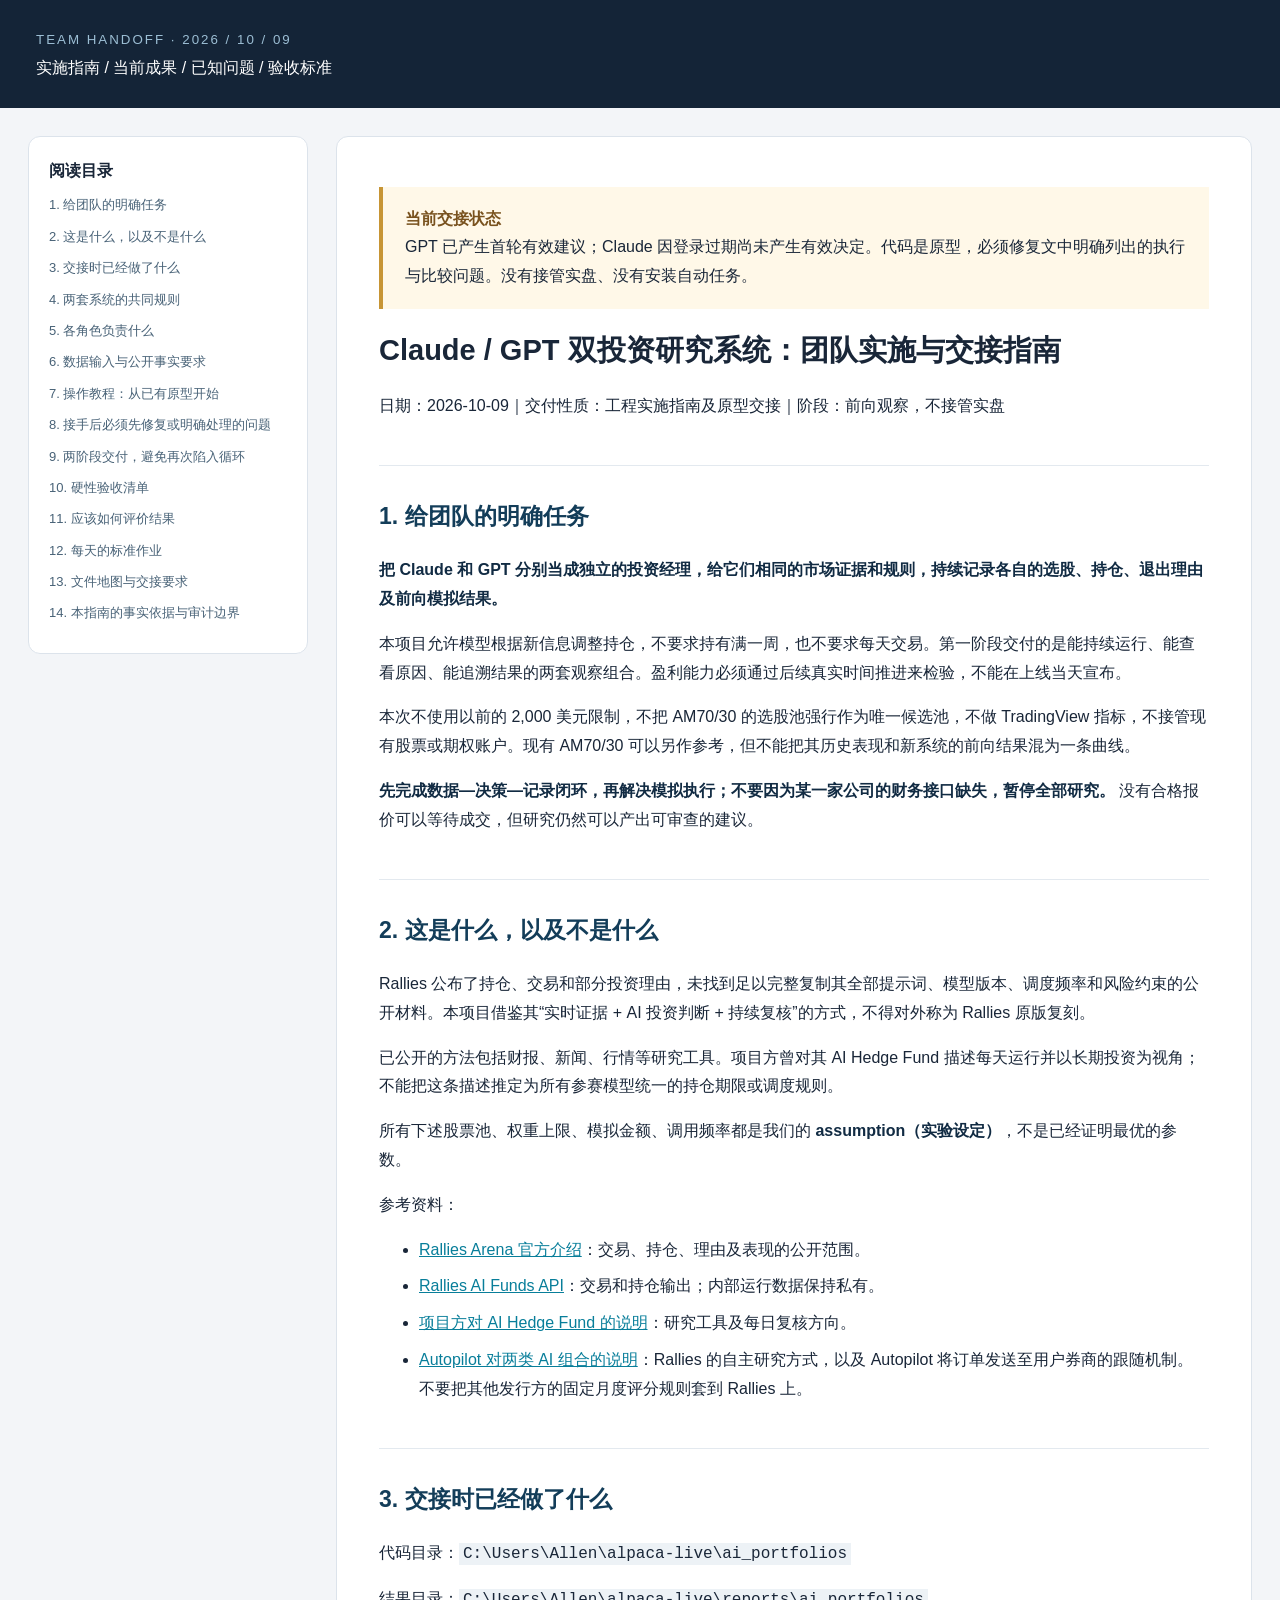
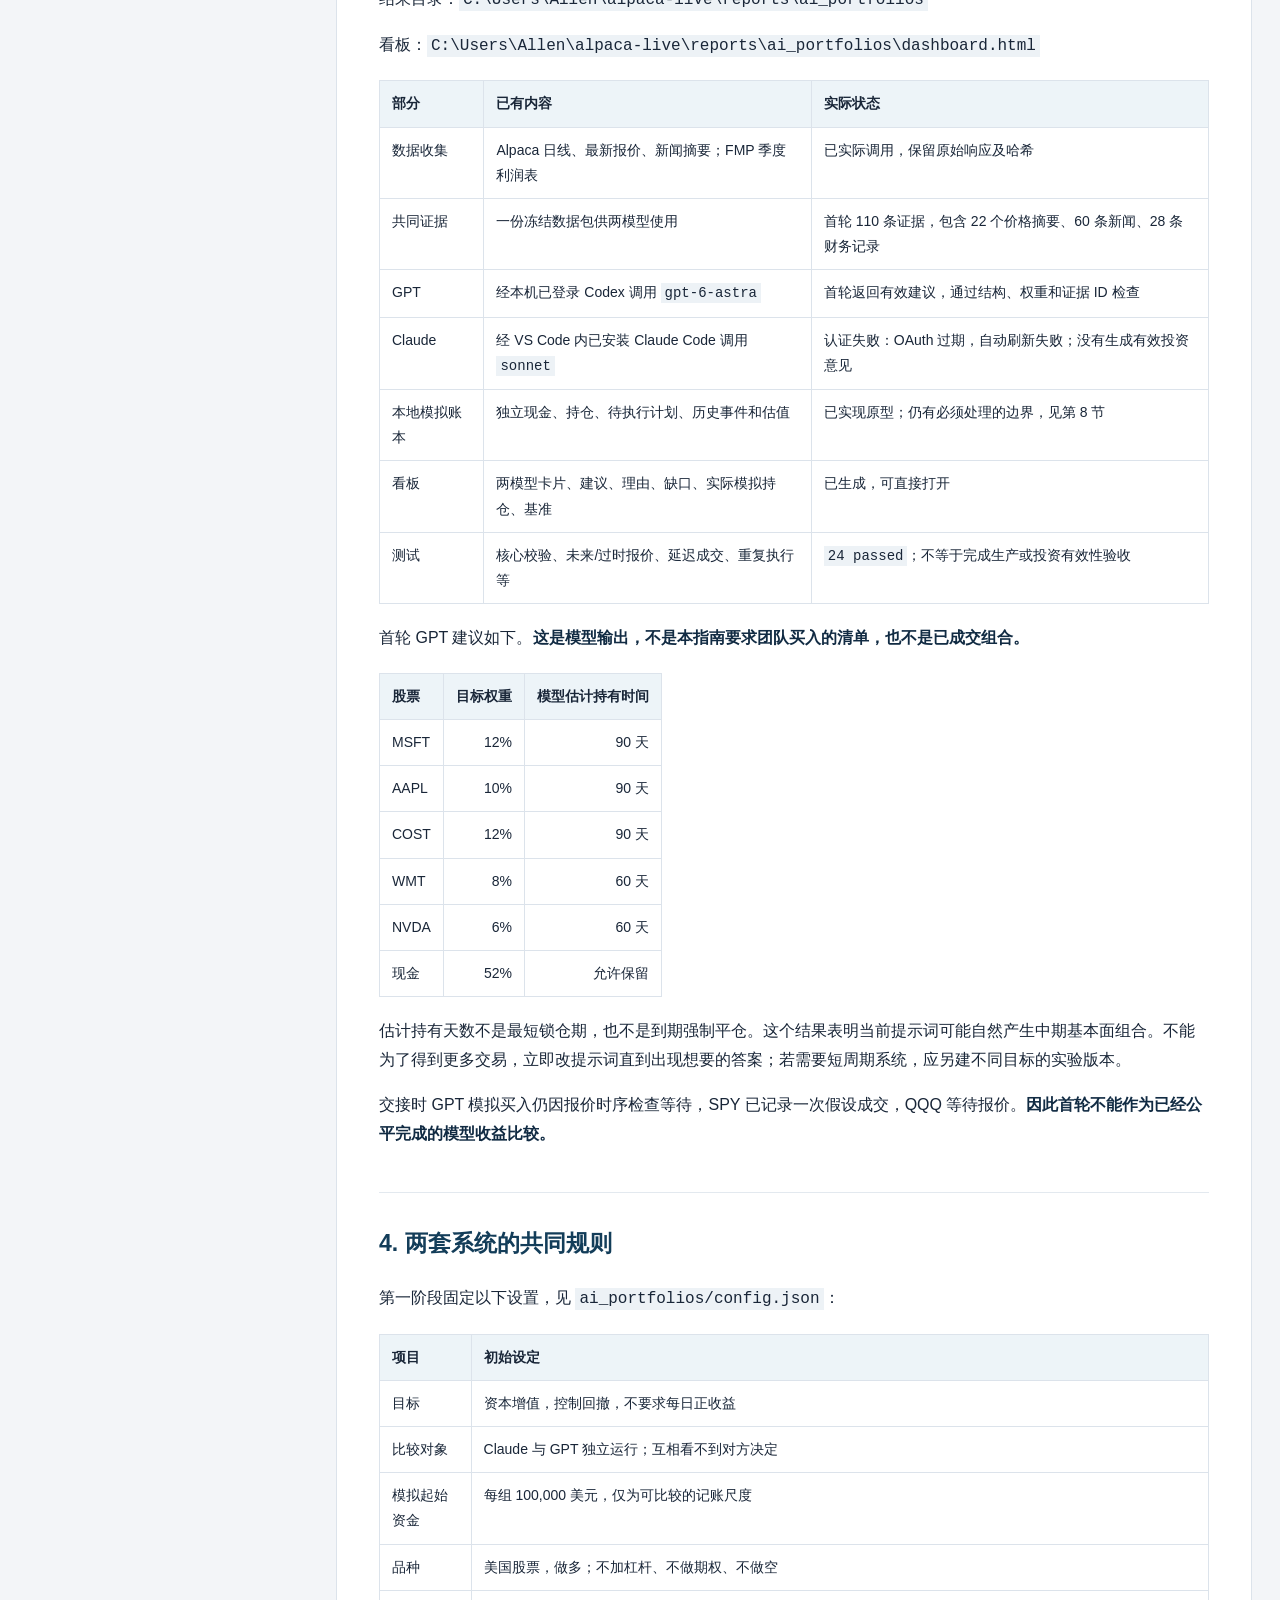
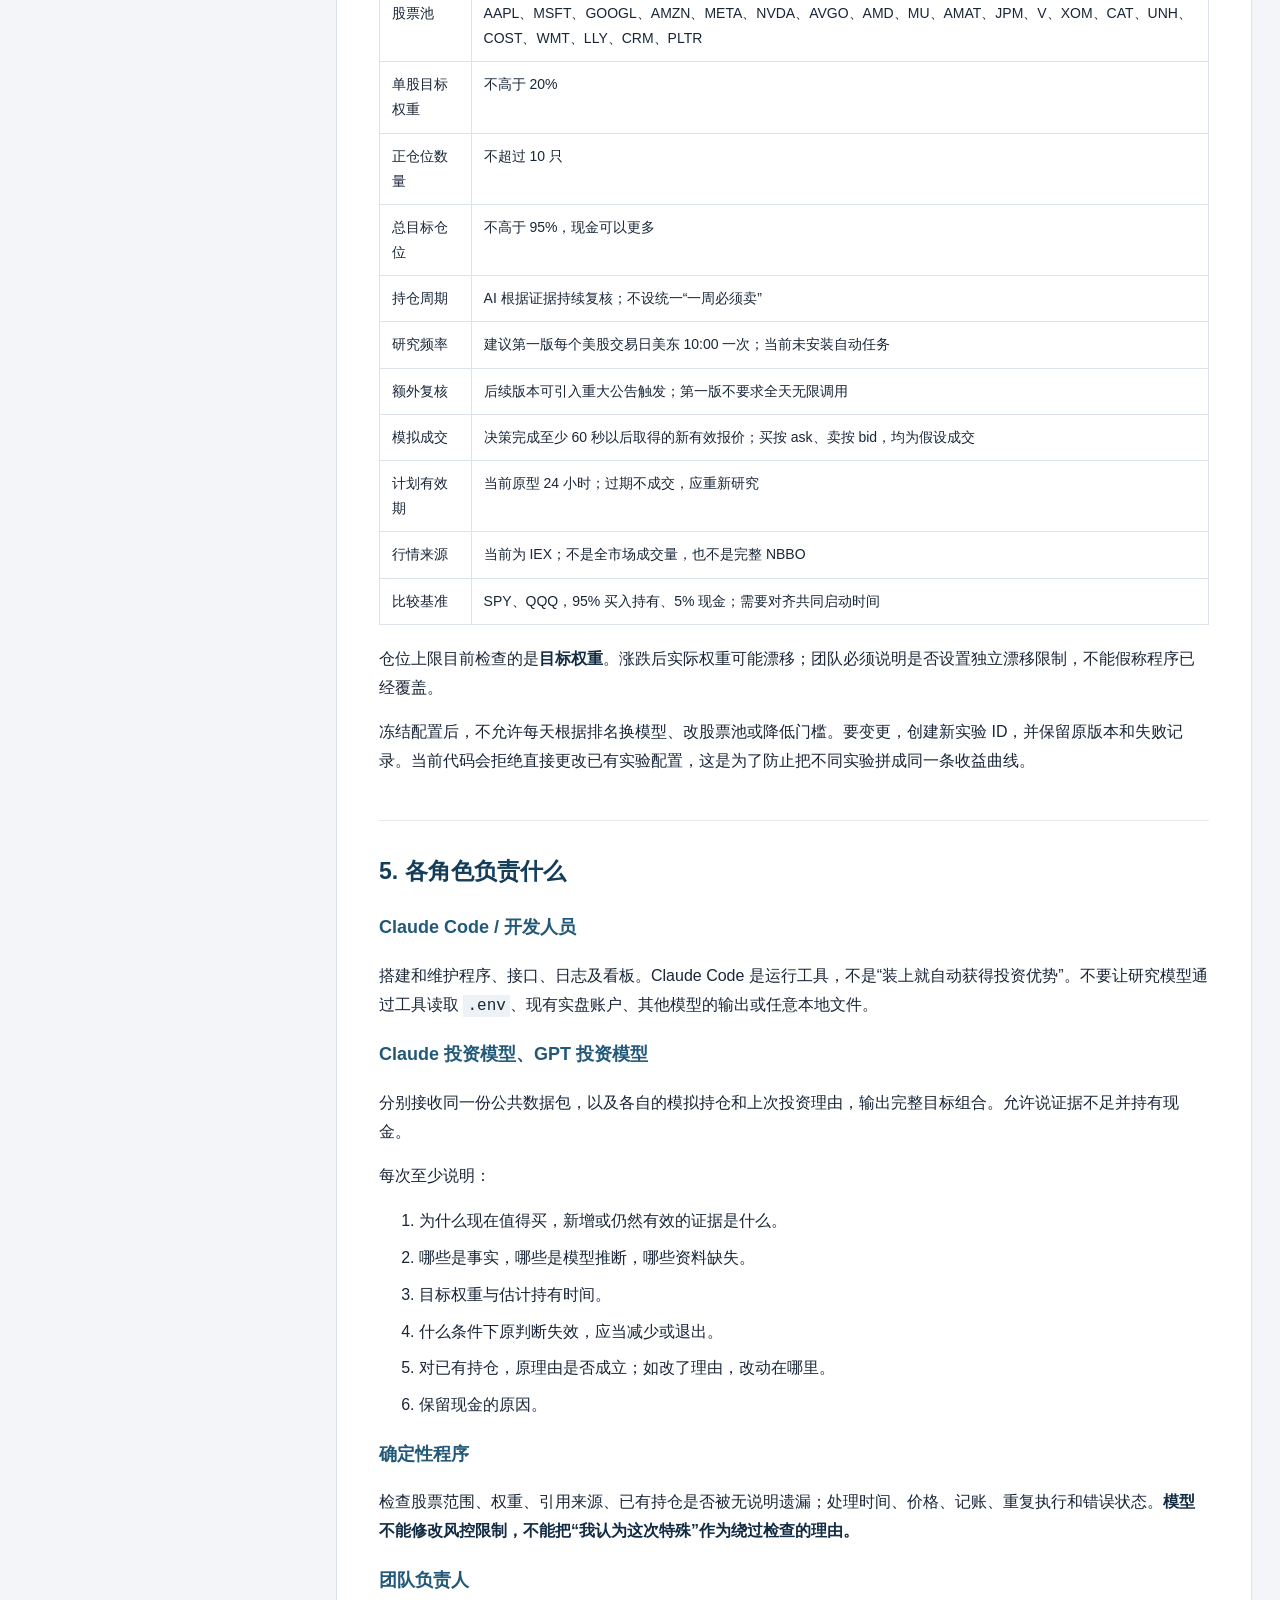
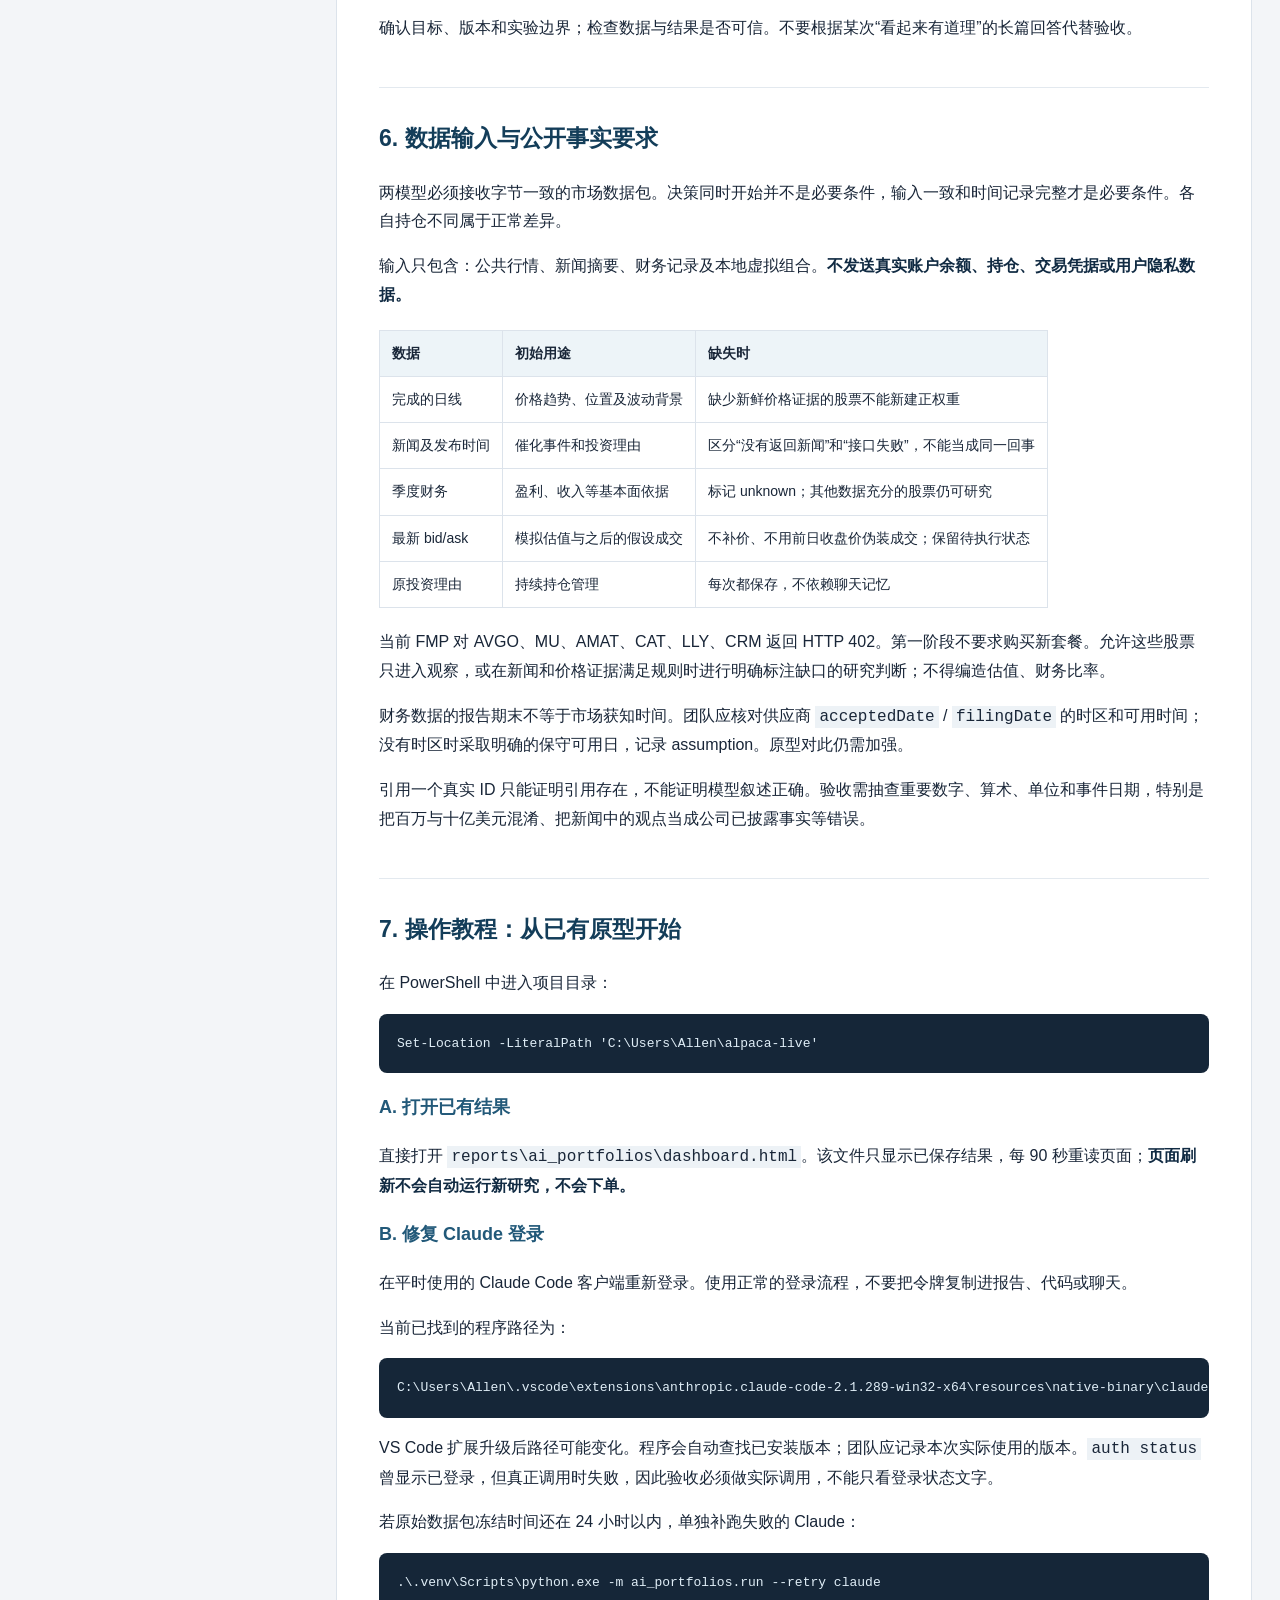
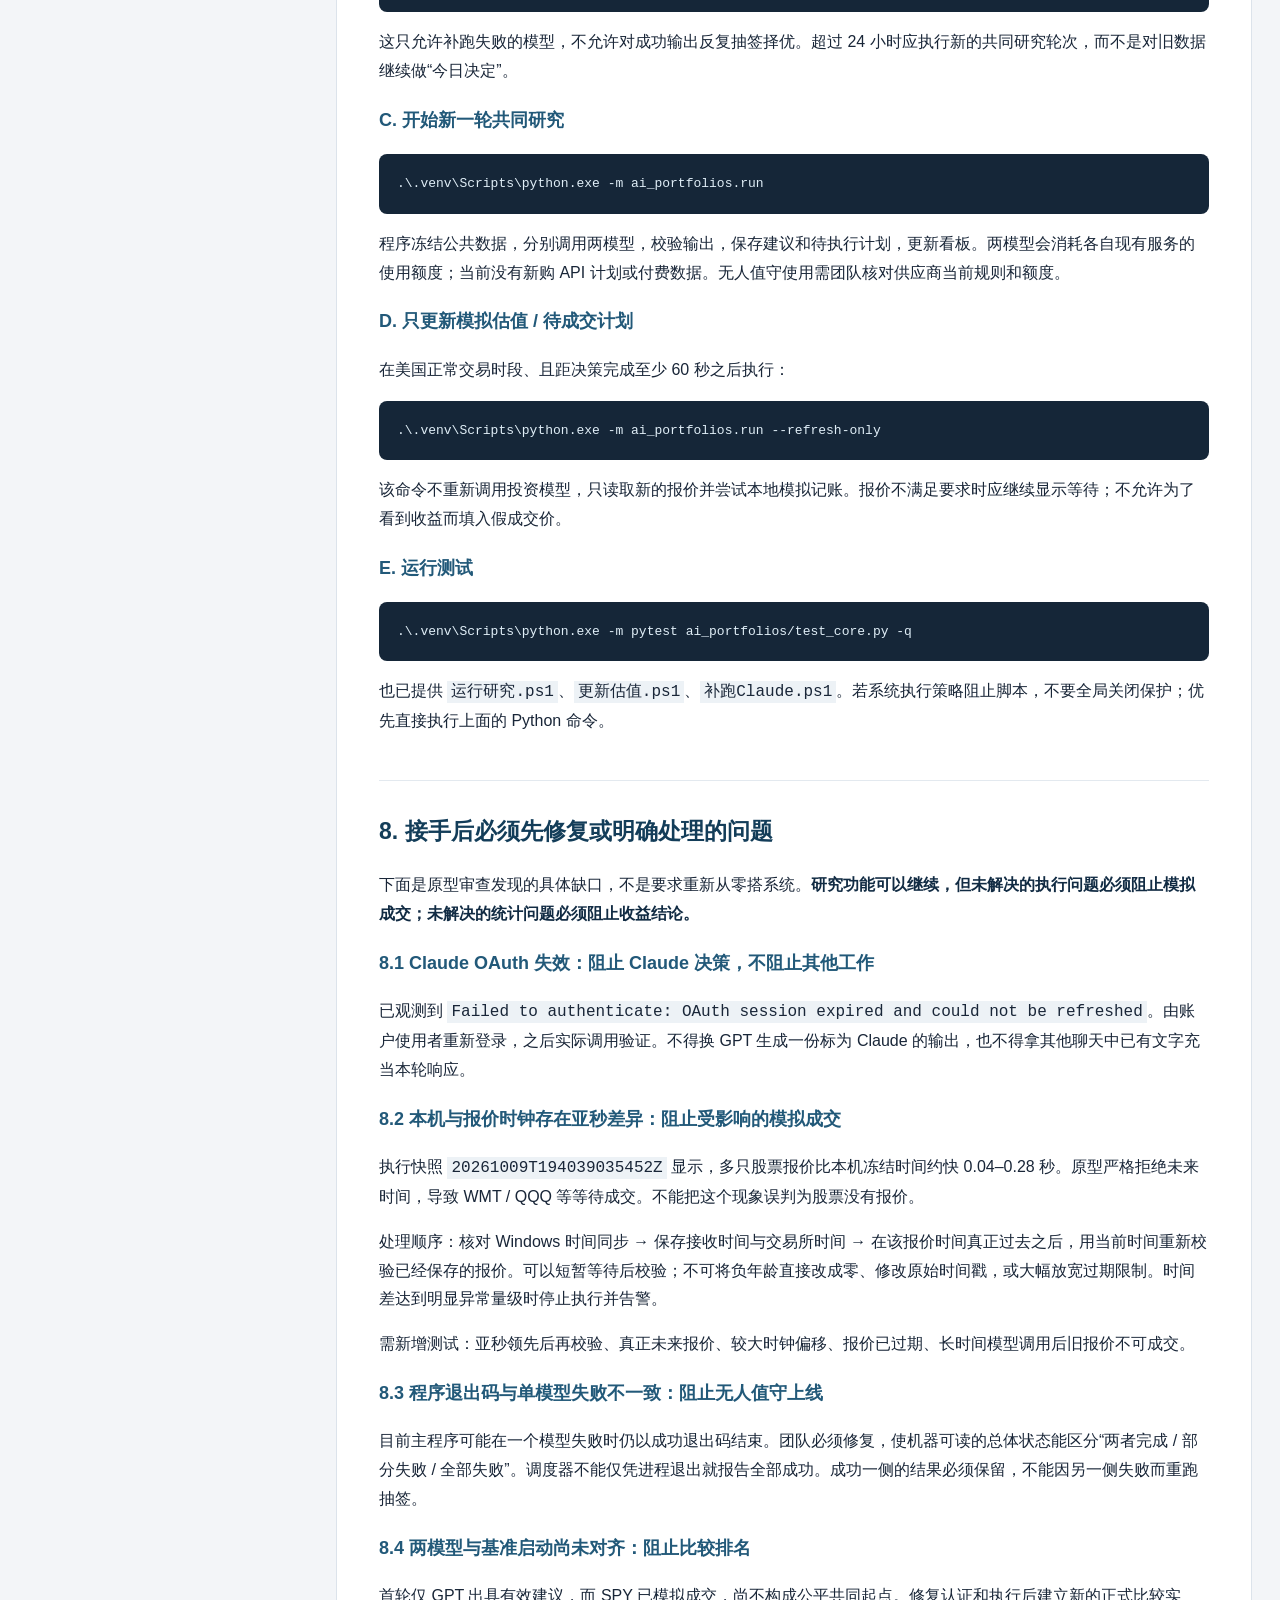
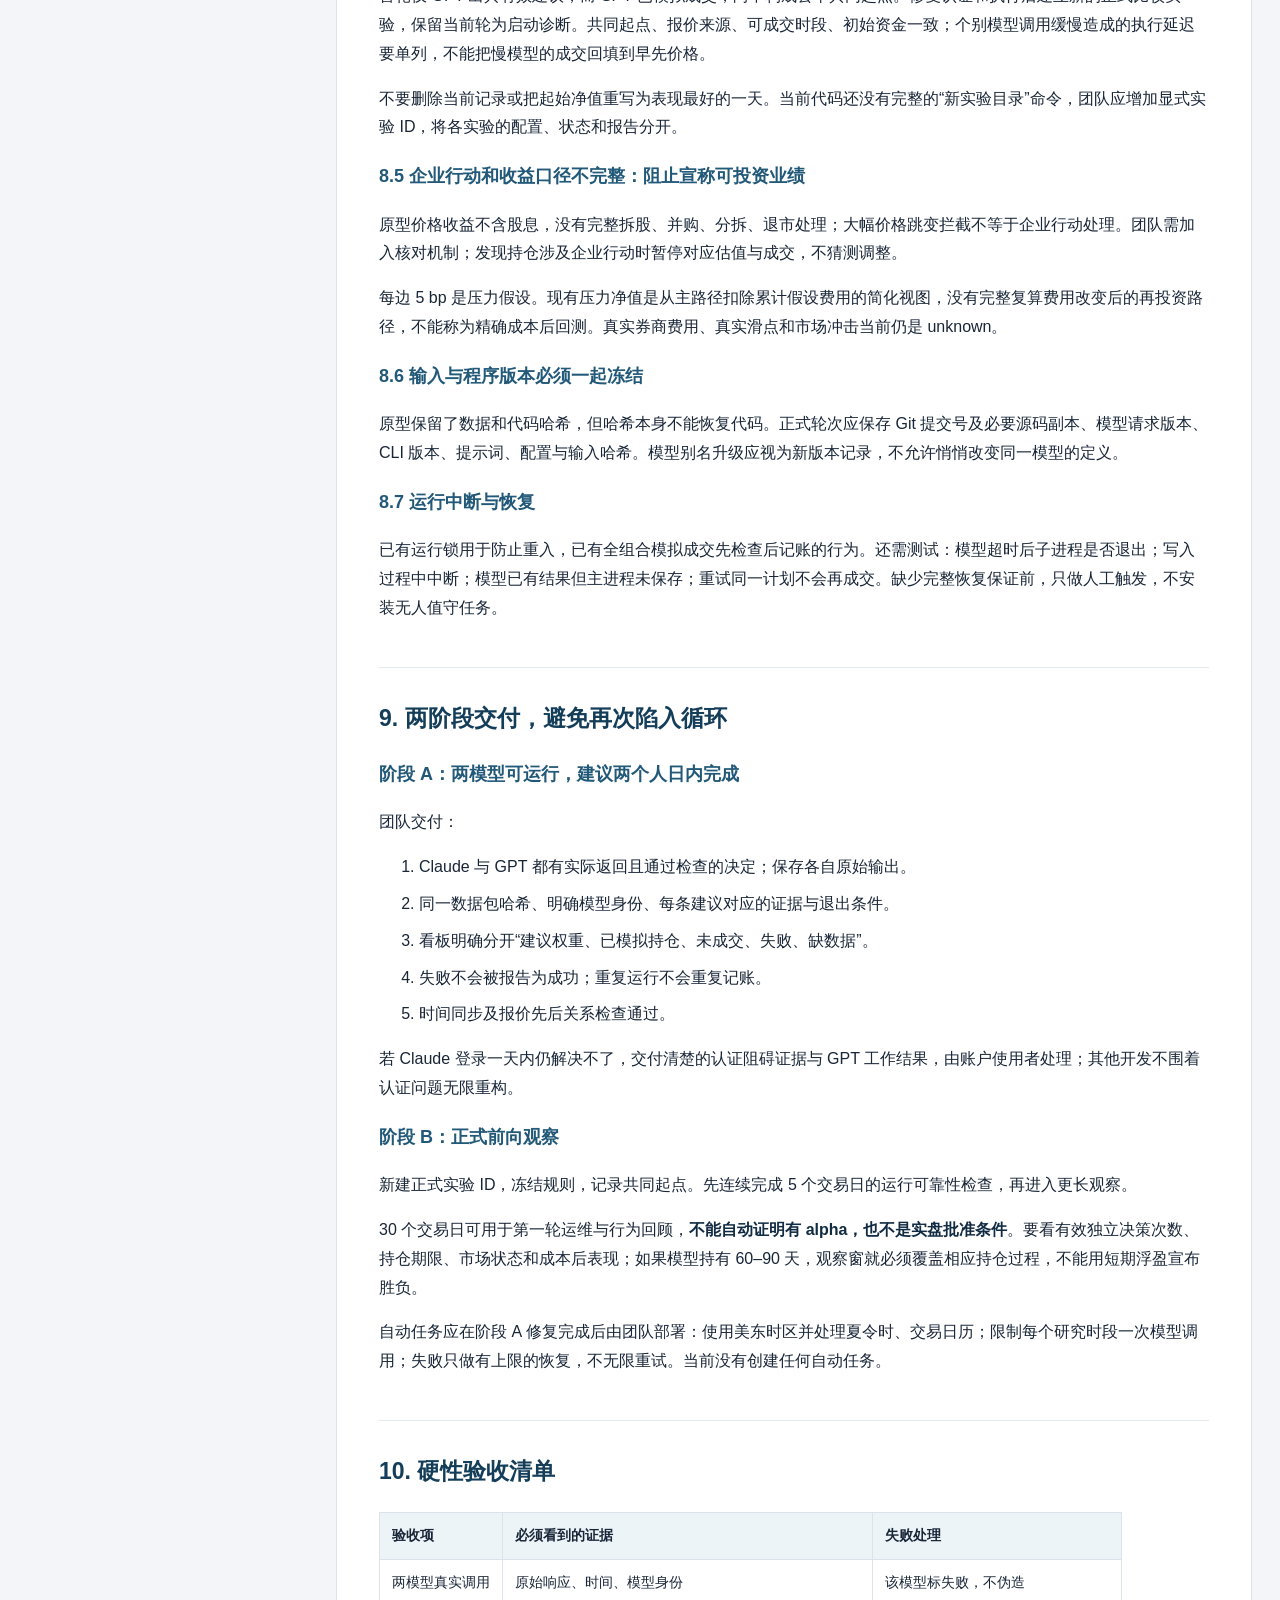
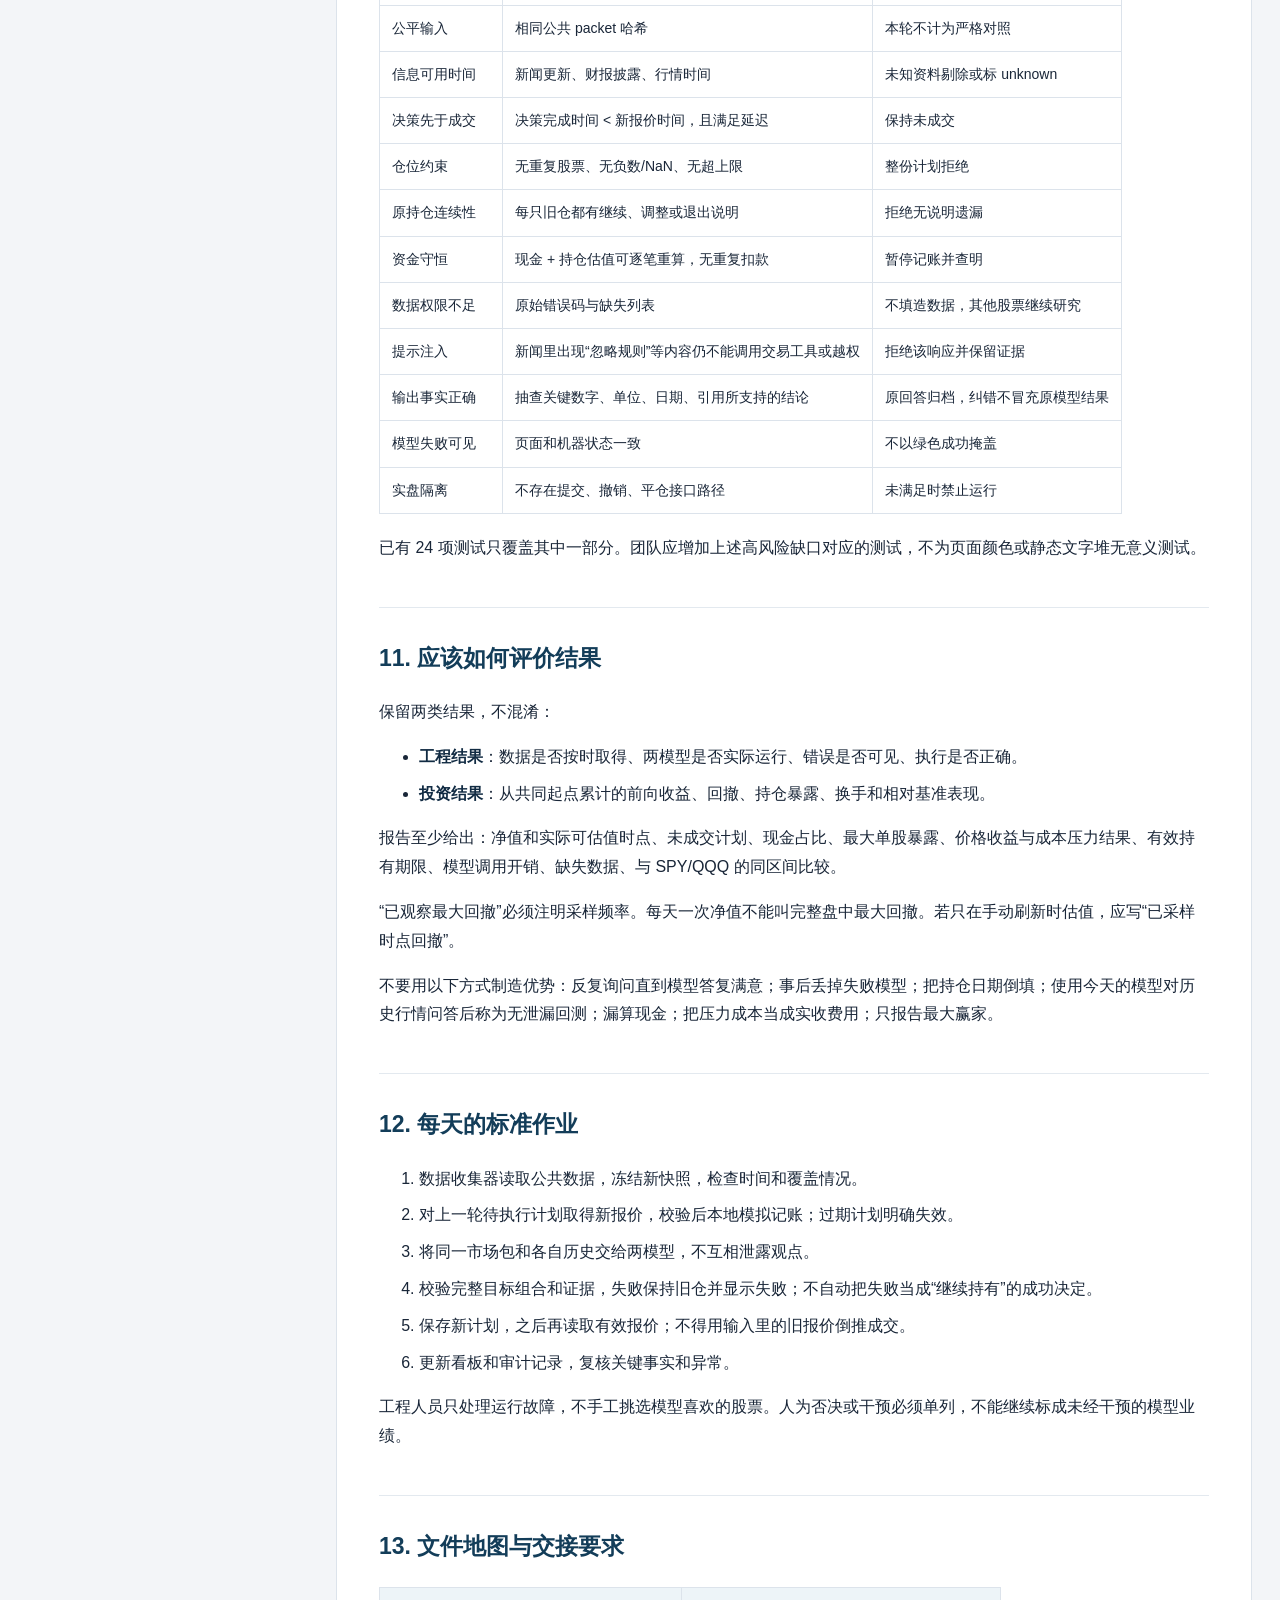
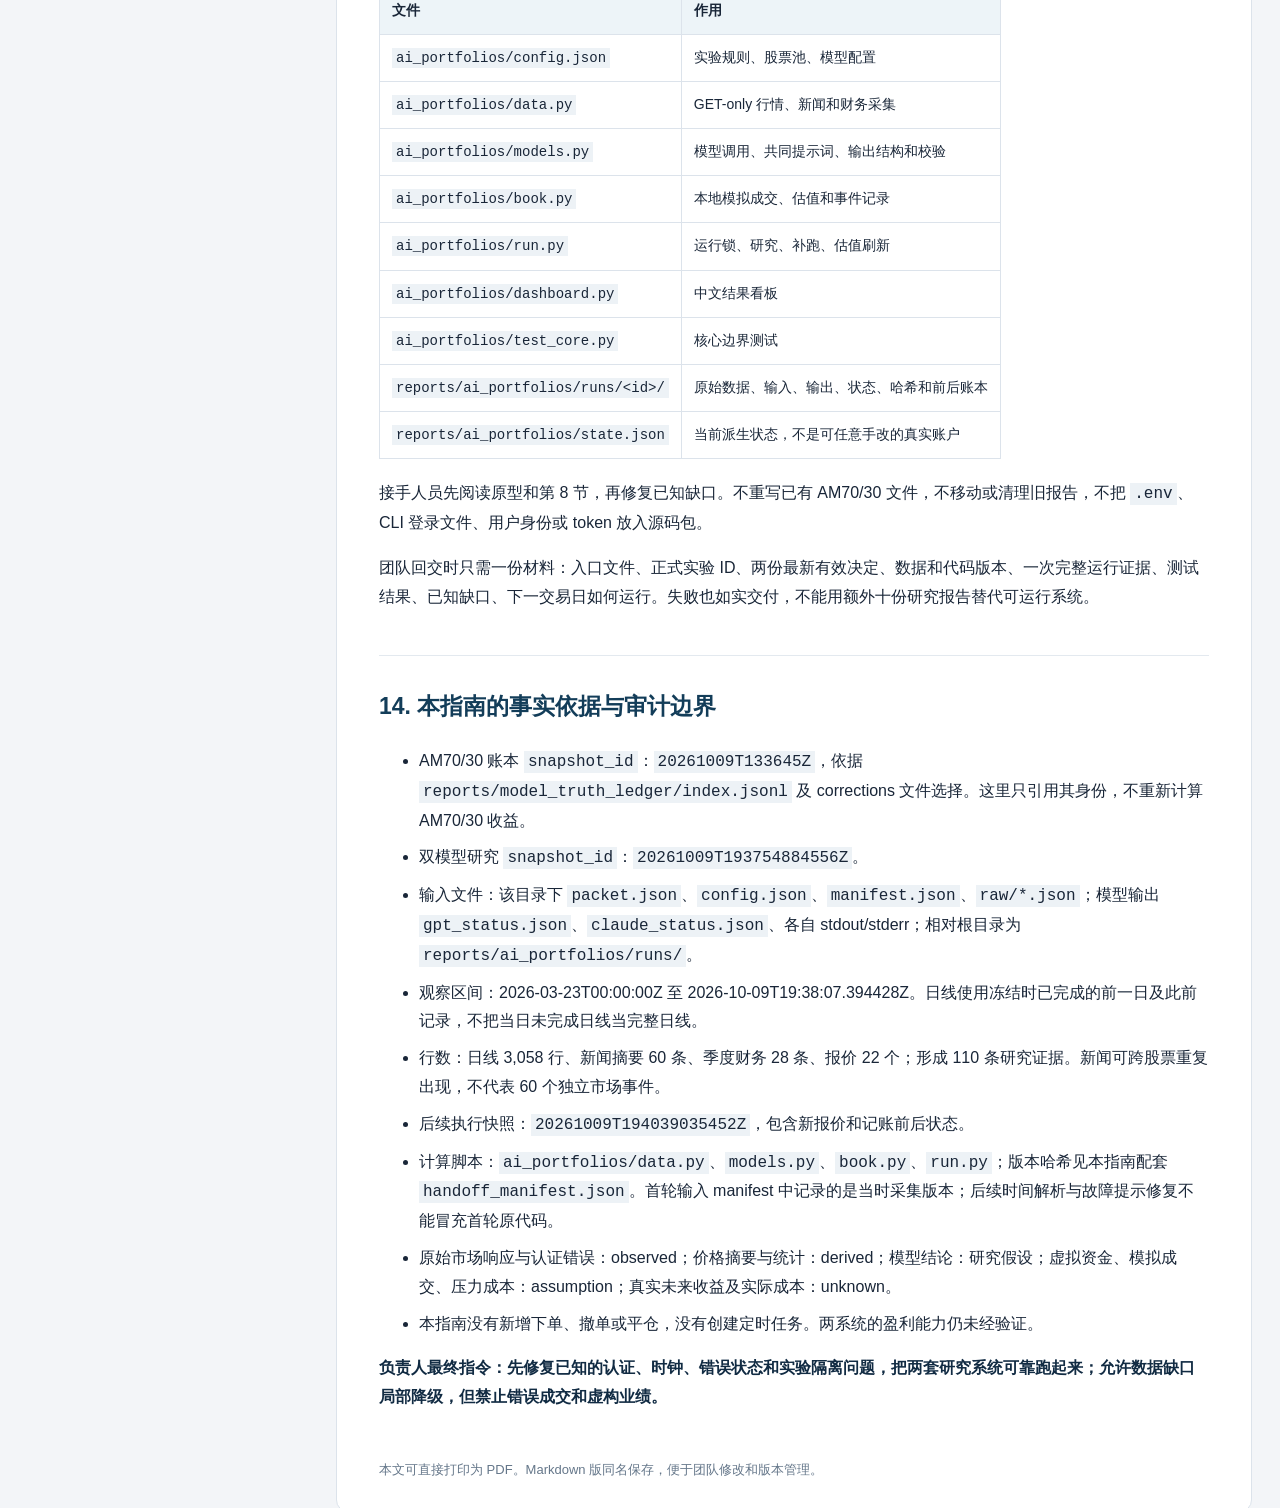
<file: docs/claude_gpt_portfolio_team_implementation_guide_20261009.html>
<!doctype html><html lang="zh-CN"><head><meta charset="utf-8"><meta name="viewport" content="width=device-width,initial-scale=1"><title>Claude / GPT 双投资研究系统 · 团队实施指南</title><style>*{box-sizing:border-box}html{scroll-behavior:smooth}body{margin:0;background:#f3f5f8;color:#192638;font:16px/1.8 "Segoe UI","Microsoft YaHei",sans-serif}.bar{background:#142437;color:#fff;padding:25px 36px}.bar small{color:#9cbed4;letter-spacing:2px}.layout{max-width:1500px;margin:auto;display:grid;grid-template-columns:280px minmax(0,1fr);gap:28px;padding:28px}nav{position:sticky;top:20px;align-self:start;background:#fff;padding:20px;border:1px solid #dce3eb;border-radius:12px;max-height:94vh;overflow:auto}nav a{display:block;color:#486277;text-decoration:none;font-size:13px;margin:8px 0}main{background:#fff;padding:30px 42px;border:1px solid #dce3eb;border-radius:12px;min-width:0}h1{font-size:29px;line-height:1.5}h2{font-size:23px;color:#133d59;border-top:1px solid #e3e9ef;padding-top:30px;margin-top:44px;scroll-margin-top:20px}h3{font-size:18px;color:#225979}a{color:#087e9a}table{border-collapse:collapse;width:100%;font-size:14px;display:block;overflow:auto;margin:20px 0}td,th{border:1px solid #dce3eb;padding:10px 12px;text-align:left;vertical-align:top}th{background:#edf4f8}pre{padding:18px;background:#152638;color:#e0eef7;border-radius:8px;overflow:auto;font-size:13px}code{font-family:Consolas,monospace;overflow-wrap:anywhere}p>code,li>code,td>code{background:#edf2f6;padding:2px 4px}strong{color:#112b43}li{margin:8px 0}.status{padding:18px 22px;border-left:4px solid #c79535;background:#fff8e8;margin:20px 0}.status b{color:#79521e}footer{color:#65778a;font-size:13px;padding-top:30px}@media(max-width:1000px){.layout{grid-template-columns:1fr;padding:15px}nav{position:static;max-height:240px}main{padding:20px}}@media print{nav,.bar{display:none}.layout{display:block;padding:0}body{background:white}main{border:0;padding:0}h2{break-after:avoid}tr{break-inside:avoid}pre{white-space:pre-wrap;color:#111;background:#eee}}</style></head><body><div class="bar"><small>TEAM HANDOFF · 2026 / 10 / 09</small><div>实施指南 / 当前成果 / 已知问题 / 验收标准</div></div><div class="layout"><nav><b>阅读目录</b><a href="#section-1">1. 给团队的明确任务</a><a href="#section-2">2. 这是什么，以及不是什么</a><a href="#section-3">3. 交接时已经做了什么</a><a href="#section-4">4. 两套系统的共同规则</a><a href="#section-5">5. 各角色负责什么</a><a href="#section-6">6. 数据输入与公开事实要求</a><a href="#section-7">7. 操作教程：从已有原型开始</a><a href="#section-8">8. 接手后必须先修复或明确处理的问题</a><a href="#section-9">9. 两阶段交付，避免再次陷入循环</a><a href="#section-10">10. 硬性验收清单</a><a href="#section-11">11. 应该如何评价结果</a><a href="#section-12">12. 每天的标准作业</a><a href="#section-13">13. 文件地图与交接要求</a><a href="#section-14">14. 本指南的事实依据与审计边界</a></nav><main><div class="status"><b>当前交接状态</b><br>GPT 已产生首轮有效建议；Claude 因登录过期尚未产生有效决定。代码是原型，必须修复文中明确列出的执行与比较问题。没有接管实盘、没有安装自动任务。</div><h1>Claude / GPT 双投资研究系统：团队实施与交接指南</h1>
<p>日期：2026-10-09｜交付性质：工程实施指南及原型交接｜阶段：前向观察，不接管实盘</p>
<h2 id="section-1">1. 给团队的明确任务</h2>
<p><strong>把 Claude 和 GPT 分别当成独立的投资经理，给它们相同的市场证据和规则，持续记录各自的选股、持仓、退出理由及前向模拟结果。</strong></p>
<p>本项目允许模型根据新信息调整持仓，不要求持有满一周，也不要求每天交易。第一阶段交付的是能持续运行、能查看原因、能追溯结果的两套观察组合。盈利能力必须通过后续真实时间推进来检验，不能在上线当天宣布。</p>
<p>本次不使用以前的 2,000 美元限制，不把 AM70/30 的选股池强行作为唯一候选池，不做 TradingView 指标，不接管现有股票或期权账户。现有 AM70/30 可以另作参考，但不能把其历史表现和新系统的前向结果混为一条曲线。</p>
<p><strong>先完成数据—决策—记录闭环，再解决模拟执行；不要因为某一家公司的财务接口缺失，暂停全部研究。</strong> 没有合格报价可以等待成交，但研究仍然可以产出可审查的建议。</p>
<h2 id="section-2">2. 这是什么，以及不是什么</h2>
<p>Rallies 公布了持仓、交易和部分投资理由，未找到足以完整复制其全部提示词、模型版本、调度频率和风险约束的公开材料。本项目借鉴其“实时证据 + AI 投资判断 + 持续复核”的方式，不得对外称为 Rallies 原版复刻。</p>
<p>已公开的方法包括财报、新闻、行情等研究工具。项目方曾对其 AI Hedge Fund 描述每天运行并以长期投资为视角；不能把这条描述推定为所有参赛模型统一的持仓期限或调度规则。</p>
<p>所有下述股票池、权重上限、模拟金额、调用频率都是我们的 <strong>assumption（实验设定）</strong>，不是已经证明最优的参数。</p>
<p>参考资料：</p>
<ul>
<li><a href="https://rallies.ai/features/arena">Rallies Arena 官方介绍</a>：交易、持仓、理由及表现的公开范围。</li>
<li><a href="https://rallies.ai/api-docs/aifunds">Rallies AI Funds API</a>：交易和持仓输出；内部运行数据保持私有。</li>
<li><a href="https://www.reddit.com/r/ralliesai/comments/1sbwi3n/we_are_building_an_ai_hedge_fund/">项目方对 AI Hedge Fund 的说明</a>：研究工具及每日复核方向。</li>
<li><a href="https://start.joinautopilot.com/journal/an-app-that-picks-stocks-with-ai">Autopilot 对两类 AI 组合的说明</a>：Rallies 的自主研究方式，以及 Autopilot 将订单发送至用户券商的跟随机制。不要把其他发行方的固定月度评分规则套到 Rallies 上。</li>
</ul>
<h2 id="section-3">3. 交接时已经做了什么</h2>
<p>代码目录：<code>C:\Users\Allen\alpaca-live\ai_portfolios</code></p>
<p>结果目录：<code>C:\Users\Allen\alpaca-live\reports\ai_portfolios</code></p>
<p>看板：<code>C:\Users\Allen\alpaca-live\reports\ai_portfolios\dashboard.html</code></p>
<table>
<thead>
<tr>
<th>部分</th>
<th>已有内容</th>
<th>实际状态</th>
</tr>
</thead>
<tbody>
<tr>
<td>数据收集</td>
<td>Alpaca 日线、最新报价、新闻摘要；FMP 季度利润表</td>
<td>已实际调用，保留原始响应及哈希</td>
</tr>
<tr>
<td>共同证据</td>
<td>一份冻结数据包供两模型使用</td>
<td>首轮 110 条证据，包含 22 个价格摘要、60 条新闻、28 条财务记录</td>
</tr>
<tr>
<td>GPT</td>
<td>经本机已登录 Codex 调用 <code>gpt-6-astra</code></td>
<td>首轮返回有效建议，通过结构、权重和证据 ID 检查</td>
</tr>
<tr>
<td>Claude</td>
<td>经 VS Code 内已安装 Claude Code 调用 <code>sonnet</code></td>
<td>认证失败：OAuth 过期，自动刷新失败；没有生成有效投资意见</td>
</tr>
<tr>
<td>本地模拟账本</td>
<td>独立现金、持仓、待执行计划、历史事件和估值</td>
<td>已实现原型；仍有必须处理的边界，见第 8 节</td>
</tr>
<tr>
<td>看板</td>
<td>两模型卡片、建议、理由、缺口、实际模拟持仓、基准</td>
<td>已生成，可直接打开</td>
</tr>
<tr>
<td>测试</td>
<td>核心校验、未来/过时报价、延迟成交、重复执行等</td>
<td><code>24 passed</code>；不等于完成生产或投资有效性验收</td>
</tr>
</tbody>
</table>
<p>首轮 GPT 建议如下。<strong>这是模型输出，不是本指南要求团队买入的清单，也不是已成交组合。</strong></p>
<table>
<thead>
<tr>
<th>股票</th>
<th style="text-align:right">目标权重</th>
<th style="text-align:right">模型估计持有时间</th>
</tr>
</thead>
<tbody>
<tr>
<td>MSFT</td>
<td style="text-align:right">12%</td>
<td style="text-align:right">90 天</td>
</tr>
<tr>
<td>AAPL</td>
<td style="text-align:right">10%</td>
<td style="text-align:right">90 天</td>
</tr>
<tr>
<td>COST</td>
<td style="text-align:right">12%</td>
<td style="text-align:right">90 天</td>
</tr>
<tr>
<td>WMT</td>
<td style="text-align:right">8%</td>
<td style="text-align:right">60 天</td>
</tr>
<tr>
<td>NVDA</td>
<td style="text-align:right">6%</td>
<td style="text-align:right">60 天</td>
</tr>
<tr>
<td>现金</td>
<td style="text-align:right">52%</td>
<td style="text-align:right">允许保留</td>
</tr>
</tbody>
</table>
<p>估计持有天数不是最短锁仓期，也不是到期强制平仓。这个结果表明当前提示词可能自然产生中期基本面组合。不能为了得到更多交易，立即改提示词直到出现想要的答案；若需要短周期系统，应另建不同目标的实验版本。</p>
<p>交接时 GPT 模拟买入仍因报价时序检查等待，SPY 已记录一次假设成交，QQQ 等待报价。<strong>因此首轮不能作为已经公平完成的模型收益比较。</strong></p>
<h2 id="section-4">4. 两套系统的共同规则</h2>
<p>第一阶段固定以下设置，见 <code>ai_portfolios/config.json</code>：</p>
<table>
<thead>
<tr>
<th>项目</th>
<th>初始设定</th>
</tr>
</thead>
<tbody>
<tr>
<td>目标</td>
<td>资本增值，控制回撤，不要求每日正收益</td>
</tr>
<tr>
<td>比较对象</td>
<td>Claude 与 GPT 独立运行；互相看不到对方决定</td>
</tr>
<tr>
<td>模拟起始资金</td>
<td>每组 100,000 美元，仅为可比较的记账尺度</td>
</tr>
<tr>
<td>品种</td>
<td>美国股票，做多；不加杠杆、不做期权、不做空</td>
</tr>
<tr>
<td>股票池</td>
<td>AAPL、MSFT、GOOGL、AMZN、META、NVDA、AVGO、AMD、MU、AMAT、JPM、V、XOM、CAT、UNH、COST、WMT、LLY、CRM、PLTR</td>
</tr>
<tr>
<td>单股目标权重</td>
<td>不高于 20%</td>
</tr>
<tr>
<td>正仓位数量</td>
<td>不超过 10 只</td>
</tr>
<tr>
<td>总目标仓位</td>
<td>不高于 95%，现金可以更多</td>
</tr>
<tr>
<td>持仓周期</td>
<td>AI 根据证据持续复核；不设统一“一周必须卖”</td>
</tr>
<tr>
<td>研究频率</td>
<td>建议第一版每个美股交易日美东 10:00 一次；当前未安装自动任务</td>
</tr>
<tr>
<td>额外复核</td>
<td>后续版本可引入重大公告触发；第一版不要求全天无限调用</td>
</tr>
<tr>
<td>模拟成交</td>
<td>决策完成至少 60 秒以后取得的新有效报价；买按 ask、卖按 bid，均为假设成交</td>
</tr>
<tr>
<td>计划有效期</td>
<td>当前原型 24 小时；过期不成交，应重新研究</td>
</tr>
<tr>
<td>行情来源</td>
<td>当前为 IEX；不是全市场成交量，也不是完整 NBBO</td>
</tr>
<tr>
<td>比较基准</td>
<td>SPY、QQQ，95% 买入持有、5% 现金；需要对齐共同启动时间</td>
</tr>
</tbody>
</table>
<p>仓位上限目前检查的是<strong>目标权重</strong>。涨跌后实际权重可能漂移；团队必须说明是否设置独立漂移限制，不能假称程序已经覆盖。</p>
<p>冻结配置后，不允许每天根据排名换模型、改股票池或降低门槛。要变更，创建新实验 ID，并保留原版本和失败记录。当前代码会拒绝直接更改已有实验配置，这是为了防止把不同实验拼成同一条收益曲线。</p>
<h2 id="section-5">5. 各角色负责什么</h2>
<h3>Claude Code / 开发人员</h3>
<p>搭建和维护程序、接口、日志及看板。Claude Code 是运行工具，不是“装上就自动获得投资优势”。不要让研究模型通过工具读取 <code>.env</code>、现有实盘账户、其他模型的输出或任意本地文件。</p>
<h3>Claude 投资模型、GPT 投资模型</h3>
<p>分别接收同一份公共数据包，以及各自的模拟持仓和上次投资理由，输出完整目标组合。允许说证据不足并持有现金。</p>
<p>每次至少说明：</p>
<ol>
<li>为什么现在值得买，新增或仍然有效的证据是什么。</li>
<li>哪些是事实，哪些是模型推断，哪些资料缺失。</li>
<li>目标权重与估计持有时间。</li>
<li>什么条件下原判断失效，应当减少或退出。</li>
<li>对已有持仓，原理由是否成立；如改了理由，改动在哪里。</li>
<li>保留现金的原因。</li>
</ol>
<h3>确定性程序</h3>
<p>检查股票范围、权重、引用来源、已有持仓是否被无说明遗漏；处理时间、价格、记账、重复执行和错误状态。<strong>模型不能修改风控限制，不能把“我认为这次特殊”作为绕过检查的理由。</strong></p>
<h3>团队负责人</h3>
<p>确认目标、版本和实验边界；检查数据与结果是否可信。不要根据某次“看起来有道理”的长篇回答代替验收。</p>
<h2 id="section-6">6. 数据输入与公开事实要求</h2>
<p>两模型必须接收字节一致的市场数据包。决策同时开始并不是必要条件，输入一致和时间记录完整才是必要条件。各自持仓不同属于正常差异。</p>
<p>输入只包含：公共行情、新闻摘要、财务记录及本地虚拟组合。<strong>不发送真实账户余额、持仓、交易凭据或用户隐私数据。</strong></p>
<table>
<thead>
<tr>
<th>数据</th>
<th>初始用途</th>
<th>缺失时</th>
</tr>
</thead>
<tbody>
<tr>
<td>完成的日线</td>
<td>价格趋势、位置及波动背景</td>
<td>缺少新鲜价格证据的股票不能新建正权重</td>
</tr>
<tr>
<td>新闻及发布时间</td>
<td>催化事件和投资理由</td>
<td>区分“没有返回新闻”和“接口失败”，不能当成同一回事</td>
</tr>
<tr>
<td>季度财务</td>
<td>盈利、收入等基本面依据</td>
<td>标记 unknown；其他数据充分的股票仍可研究</td>
</tr>
<tr>
<td>最新 bid/ask</td>
<td>模拟估值与之后的假设成交</td>
<td>不补价、不用前日收盘价伪装成交；保留待执行状态</td>
</tr>
<tr>
<td>原投资理由</td>
<td>持续持仓管理</td>
<td>每次都保存，不依赖聊天记忆</td>
</tr>
</tbody>
</table>
<p>当前 FMP 对 AVGO、MU、AMAT、CAT、LLY、CRM 返回 HTTP 402。第一阶段不要求购买新套餐。允许这些股票只进入观察，或在新闻和价格证据满足规则时进行明确标注缺口的研究判断；不得编造估值、财务比率。</p>
<p>财务数据的报告期末不等于市场获知时间。团队应核对供应商 <code>acceptedDate</code> / <code>filingDate</code> 的时区和可用时间；没有时区时采取明确的保守可用日，记录 assumption。原型对此仍需加强。</p>
<p>引用一个真实 ID 只能证明引用存在，不能证明模型叙述正确。验收需抽查重要数字、算术、单位和事件日期，特别是把百万与十亿美元混淆、把新闻中的观点当成公司已披露事实等错误。</p>
<h2 id="section-7">7. 操作教程：从已有原型开始</h2>
<p>在 PowerShell 中进入项目目录：</p>
<pre><code class="language-powershell">Set-Location -LiteralPath 'C:\Users\Allen\alpaca-live'
</code></pre>
<h3>A. 打开已有结果</h3>
<p>直接打开 <code>reports\ai_portfolios\dashboard.html</code>。该文件只显示已保存结果，每 90 秒重读页面；<strong>页面刷新不会自动运行新研究，不会下单。</strong></p>
<h3>B. 修复 Claude 登录</h3>
<p>在平时使用的 Claude Code 客户端重新登录。使用正常的登录流程，不要把令牌复制进报告、代码或聊天。</p>
<p>当前已找到的程序路径为：</p>
<pre><code class="language-text">C:\Users\Allen\.vscode\extensions\anthropic.claude-code-2.1.289-win32-x64\resources\native-binary\claude.exe
</code></pre>
<p>VS Code 扩展升级后路径可能变化。程序会自动查找已安装版本；团队应记录本次实际使用的版本。<code>auth status</code> 曾显示已登录，但真正调用时失败，因此验收必须做实际调用，不能只看登录状态文字。</p>
<p>若原始数据包冻结时间还在 24 小时以内，单独补跑失败的 Claude：</p>
<pre><code class="language-powershell">.\.venv\Scripts\python.exe -m ai_portfolios.run --retry claude
</code></pre>
<p>这只允许补跑失败的模型，不允许对成功输出反复抽签择优。超过 24 小时应执行新的共同研究轮次，而不是对旧数据继续做“今日决定”。</p>
<h3>C. 开始新一轮共同研究</h3>
<pre><code class="language-powershell">.\.venv\Scripts\python.exe -m ai_portfolios.run
</code></pre>
<p>程序冻结公共数据，分别调用两模型，校验输出，保存建议和待执行计划，更新看板。两模型会消耗各自现有服务的使用额度；当前没有新购 API 计划或付费数据。无人值守使用需团队核对供应商当前规则和额度。</p>
<h3>D. 只更新模拟估值 / 待成交计划</h3>
<p>在美国正常交易时段、且距决策完成至少 60 秒之后执行：</p>
<pre><code class="language-powershell">.\.venv\Scripts\python.exe -m ai_portfolios.run --refresh-only
</code></pre>
<p>该命令不重新调用投资模型，只读取新的报价并尝试本地模拟记账。报价不满足要求时应继续显示等待；不允许为了看到收益而填入假成交价。</p>
<h3>E. 运行测试</h3>
<pre><code class="language-powershell">.\.venv\Scripts\python.exe -m pytest ai_portfolios/test_core.py -q
</code></pre>
<p>也已提供 <code>运行研究.ps1</code>、<code>更新估值.ps1</code>、<code>补跑Claude.ps1</code>。若系统执行策略阻止脚本，不要全局关闭保护；优先直接执行上面的 Python 命令。</p>
<h2 id="section-8">8. 接手后必须先修复或明确处理的问题</h2>
<p>下面是原型审查发现的具体缺口，不是要求重新从零搭系统。<strong>研究功能可以继续，但未解决的执行问题必须阻止模拟成交；未解决的统计问题必须阻止收益结论。</strong></p>
<h3>8.1 Claude OAuth 失效：阻止 Claude 决策，不阻止其他工作</h3>
<p>已观测到 <code>Failed to authenticate: OAuth session expired and could not be refreshed</code>。由账户使用者重新登录，之后实际调用验证。不得换 GPT 生成一份标为 Claude 的输出，也不得拿其他聊天中已有文字充当本轮响应。</p>
<h3>8.2 本机与报价时钟存在亚秒差异：阻止受影响的模拟成交</h3>
<p>执行快照 <code>20261009T194039035452Z</code> 显示，多只股票报价比本机冻结时间约快 0.04–0.28 秒。原型严格拒绝未来时间，导致 WMT / QQQ 等等待成交。不能把这个现象误判为股票没有报价。</p>
<p>处理顺序：核对 Windows 时间同步 → 保存接收时间与交易所时间 → 在该报价时间真正过去之后，用当前时间重新校验已经保存的报价。可以短暂等待后校验；不可将负年龄直接改成零、修改原始时间戳，或大幅放宽过期限制。时间差达到明显异常量级时停止执行并告警。</p>
<p>需新增测试：亚秒领先后再校验、真正未来报价、较大时钟偏移、报价已过期、长时间模型调用后旧报价不可成交。</p>
<h3>8.3 程序退出码与单模型失败不一致：阻止无人值守上线</h3>
<p>目前主程序可能在一个模型失败时仍以成功退出码结束。团队必须修复，使机器可读的总体状态能区分“两者完成 / 部分失败 / 全部失败”。调度器不能仅凭进程退出就报告全部成功。成功一侧的结果必须保留，不能因另一侧失败而重跑抽签。</p>
<h3>8.4 两模型与基准启动尚未对齐：阻止比较排名</h3>
<p>首轮仅 GPT 出具有效建议，而 SPY 已模拟成交，尚不构成公平共同起点。修复认证和执行后建立新的正式比较实验，保留当前轮为启动诊断。共同起点、报价来源、可成交时段、初始资金一致；个别模型调用缓慢造成的执行延迟要单列，不能把慢模型的成交回填到早先价格。</p>
<p>不要删除当前记录或把起始净值重写为表现最好的一天。当前代码还没有完整的“新实验目录”命令，团队应增加显式实验 ID，将各实验的配置、状态和报告分开。</p>
<h3>8.5 企业行动和收益口径不完整：阻止宣称可投资业绩</h3>
<p>原型价格收益不含股息，没有完整拆股、并购、分拆、退市处理；大幅价格跳变拦截不等于企业行动处理。团队需加入核对机制；发现持仓涉及企业行动时暂停对应估值与成交，不猜测调整。</p>
<p>每边 5 bp 是压力假设。现有压力净值是从主路径扣除累计假设费用的简化视图，没有完整复算费用改变后的再投资路径，不能称为精确成本后回测。真实券商费用、真实滑点和市场冲击当前仍是 unknown。</p>
<h3>8.6 输入与程序版本必须一起冻结</h3>
<p>原型保留了数据和代码哈希，但哈希本身不能恢复代码。正式轮次应保存 Git 提交号及必要源码副本、模型请求版本、CLI 版本、提示词、配置与输入哈希。模型别名升级应视为新版本记录，不允许悄悄改变同一模型的定义。</p>
<h3>8.7 运行中断与恢复</h3>
<p>已有运行锁用于防止重入，已有全组合模拟成交先检查后记账的行为。还需测试：模型超时后子进程是否退出；写入过程中中断；模型已有结果但主进程未保存；重试同一计划不会再成交。缺少完整恢复保证前，只做人工触发，不安装无人值守任务。</p>
<h2 id="section-9">9. 两阶段交付，避免再次陷入循环</h2>
<h3>阶段 A：两模型可运行，建议两个人日内完成</h3>
<p>团队交付：</p>
<ol>
<li>Claude 与 GPT 都有实际返回且通过检查的决定；保存各自原始输出。</li>
<li>同一数据包哈希、明确模型身份、每条建议对应的证据与退出条件。</li>
<li>看板明确分开“建议权重、已模拟持仓、未成交、失败、缺数据”。</li>
<li>失败不会被报告为成功；重复运行不会重复记账。</li>
<li>时间同步及报价先后关系检查通过。</li>
</ol>
<p>若 Claude 登录一天内仍解决不了，交付清楚的认证阻碍证据与 GPT 工作结果，由账户使用者处理；其他开发不围着认证问题无限重构。</p>
<h3>阶段 B：正式前向观察</h3>
<p>新建正式实验 ID，冻结规则，记录共同起点。先连续完成 5 个交易日的运行可靠性检查，再进入更长观察。</p>
<p>30 个交易日可用于第一轮运维与行为回顾，<strong>不能自动证明有 alpha，也不是实盘批准条件</strong>。要看有效独立决策次数、持仓期限、市场状态和成本后表现；如果模型持有 60–90 天，观察窗就必须覆盖相应持仓过程，不能用短期浮盈宣布胜负。</p>
<p>自动任务应在阶段 A 修复完成后由团队部署：使用美东时区并处理夏令时、交易日历；限制每个研究时段一次模型调用；失败只做有上限的恢复，不无限重试。当前没有创建任何自动任务。</p>
<h2 id="section-10">10. 硬性验收清单</h2>
<table>
<thead>
<tr>
<th>验收项</th>
<th>必须看到的证据</th>
<th>失败处理</th>
</tr>
</thead>
<tbody>
<tr>
<td>两模型真实调用</td>
<td>原始响应、时间、模型身份</td>
<td>该模型标失败，不伪造</td>
</tr>
<tr>
<td>公平输入</td>
<td>相同公共 packet 哈希</td>
<td>本轮不计为严格对照</td>
</tr>
<tr>
<td>信息可用时间</td>
<td>新闻更新、财报披露、行情时间</td>
<td>未知资料剔除或标 unknown</td>
</tr>
<tr>
<td>决策先于成交</td>
<td>决策完成时间 &lt; 新报价时间，且满足延迟</td>
<td>保持未成交</td>
</tr>
<tr>
<td>仓位约束</td>
<td>无重复股票、无负数/NaN、无超上限</td>
<td>整份计划拒绝</td>
</tr>
<tr>
<td>原持仓连续性</td>
<td>每只旧仓都有继续、调整或退出说明</td>
<td>拒绝无说明遗漏</td>
</tr>
<tr>
<td>资金守恒</td>
<td>现金 + 持仓估值可逐笔重算，无重复扣款</td>
<td>暂停记账并查明</td>
</tr>
<tr>
<td>数据权限不足</td>
<td>原始错误码与缺失列表</td>
<td>不填造数据，其他股票继续研究</td>
</tr>
<tr>
<td>提示注入</td>
<td>新闻里出现“忽略规则”等内容仍不能调用交易工具或越权</td>
<td>拒绝该响应并保留证据</td>
</tr>
<tr>
<td>输出事实正确</td>
<td>抽查关键数字、单位、日期、引用所支持的结论</td>
<td>原回答归档，纠错不冒充原模型结果</td>
</tr>
<tr>
<td>模型失败可见</td>
<td>页面和机器状态一致</td>
<td>不以绿色成功掩盖</td>
</tr>
<tr>
<td>实盘隔离</td>
<td>不存在提交、撤销、平仓接口路径</td>
<td>未满足时禁止运行</td>
</tr>
</tbody>
</table>
<p>已有 24 项测试只覆盖其中一部分。团队应增加上述高风险缺口对应的测试，不为页面颜色或静态文字堆无意义测试。</p>
<h2 id="section-11">11. 应该如何评价结果</h2>
<p>保留两类结果，不混淆：</p>
<ul>
<li><strong>工程结果</strong>：数据是否按时取得、两模型是否实际运行、错误是否可见、执行是否正确。</li>
<li><strong>投资结果</strong>：从共同起点累计的前向收益、回撤、持仓暴露、换手和相对基准表现。</li>
</ul>
<p>报告至少给出：净值和实际可估值时点、未成交计划、现金占比、最大单股暴露、价格收益与成本压力结果、有效持有期限、模型调用开销、缺失数据、与 SPY/QQQ 的同区间比较。</p>
<p>“已观察最大回撤”必须注明采样频率。每天一次净值不能叫完整盘中最大回撤。若只在手动刷新时估值，应写“已采样时点回撤”。</p>
<p>不要用以下方式制造优势：反复询问直到模型答复满意；事后丢掉失败模型；把持仓日期倒填；使用今天的模型对历史行情问答后称为无泄漏回测；漏算现金；把压力成本当成实收费用；只报告最大赢家。</p>
<h2 id="section-12">12. 每天的标准作业</h2>
<ol>
<li>数据收集器读取公共数据，冻结新快照，检查时间和覆盖情况。</li>
<li>对上一轮待执行计划取得新报价，校验后本地模拟记账；过期计划明确失效。</li>
<li>将同一市场包和各自历史交给两模型，不互相泄露观点。</li>
<li>校验完整目标组合和证据，失败保持旧仓并显示失败；不自动把失败当成“继续持有”的成功决定。</li>
<li>保存新计划，之后再读取有效报价；不得用输入里的旧报价倒推成交。</li>
<li>更新看板和审计记录，复核关键事实和异常。</li>
</ol>
<p>工程人员只处理运行故障，不手工挑选模型喜欢的股票。人为否决或干预必须单列，不能继续标成未经干预的模型业绩。</p>
<h2 id="section-13">13. 文件地图与交接要求</h2>
<table>
<thead>
<tr>
<th>文件</th>
<th>作用</th>
</tr>
</thead>
<tbody>
<tr>
<td><code>ai_portfolios/config.json</code></td>
<td>实验规则、股票池、模型配置</td>
</tr>
<tr>
<td><code>ai_portfolios/data.py</code></td>
<td>GET-only 行情、新闻和财务采集</td>
</tr>
<tr>
<td><code>ai_portfolios/models.py</code></td>
<td>模型调用、共同提示词、输出结构和校验</td>
</tr>
<tr>
<td><code>ai_portfolios/book.py</code></td>
<td>本地模拟成交、估值和事件记录</td>
</tr>
<tr>
<td><code>ai_portfolios/run.py</code></td>
<td>运行锁、研究、补跑、估值刷新</td>
</tr>
<tr>
<td><code>ai_portfolios/dashboard.py</code></td>
<td>中文结果看板</td>
</tr>
<tr>
<td><code>ai_portfolios/test_core.py</code></td>
<td>核心边界测试</td>
</tr>
<tr>
<td><code>reports/ai_portfolios/runs/&lt;id&gt;/</code></td>
<td>原始数据、输入、输出、状态、哈希和前后账本</td>
</tr>
<tr>
<td><code>reports/ai_portfolios/state.json</code></td>
<td>当前派生状态，不是可任意手改的真实账户</td>
</tr>
</tbody>
</table>
<p>接手人员先阅读原型和第 8 节，再修复已知缺口。不重写已有 AM70/30 文件，不移动或清理旧报告，不把 <code>.env</code>、CLI 登录文件、用户身份或 token 放入源码包。</p>
<p>团队回交时只需一份材料：入口文件、正式实验 ID、两份最新有效决定、数据和代码版本、一次完整运行证据、测试结果、已知缺口、下一交易日如何运行。失败也如实交付，不能用额外十份研究报告替代可运行系统。</p>
<h2 id="section-14">14. 本指南的事实依据与审计边界</h2>
<ul>
<li>AM70/30 账本 <code>snapshot_id</code>：<code>20261009T133645Z</code>，依据 <code>reports/model_truth_ledger/index.jsonl</code> 及 corrections 文件选择。这里只引用其身份，不重新计算 AM70/30 收益。</li>
<li>双模型研究 <code>snapshot_id</code>：<code>20261009T193754884556Z</code>。</li>
<li>输入文件：该目录下 <code>packet.json</code>、<code>config.json</code>、<code>manifest.json</code>、<code>raw/*.json</code>；模型输出 <code>gpt_status.json</code>、<code>claude_status.json</code>、各自 stdout/stderr；相对根目录为 <code>reports/ai_portfolios/runs/</code>。</li>
<li>观察区间：2026-03-23T00:00:00Z 至 2026-10-09T19:38:07.394428Z。日线使用冻结时已完成的前一日及此前记录，不把当日未完成日线当完整日线。</li>
<li>行数：日线 3,058 行、新闻摘要 60 条、季度财务 28 条、报价 22 个；形成 110 条研究证据。新闻可跨股票重复出现，不代表 60 个独立市场事件。</li>
<li>后续执行快照：<code>20261009T194039035452Z</code>，包含新报价和记账前后状态。</li>
<li>计算脚本：<code>ai_portfolios/data.py</code>、<code>models.py</code>、<code>book.py</code>、<code>run.py</code>；版本哈希见本指南配套 <code>handoff_manifest.json</code>。首轮输入 manifest 中记录的是当时采集版本；后续时间解析与故障提示修复不能冒充首轮原代码。</li>
<li>原始市场响应与认证错误：observed；价格摘要与统计：derived；模型结论：研究假设；虚拟资金、模拟成交、压力成本：assumption；真实未来收益及实际成本：unknown。</li>
<li>本指南没有新增下单、撤单或平仓，没有创建定时任务。两系统的盈利能力仍未经验证。</li>
</ul>
<p><strong>负责人最终指令：先修复已知的认证、时钟、错误状态和实验隔离问题，把两套研究系统可靠跑起来；允许数据缺口局部降级，但禁止错误成交和虚构业绩。</strong></p>
<footer>本文可直接打印为 PDF。Markdown 版同名保存，便于团队修改和版本管理。</footer></main></div></body></html>
</file>
